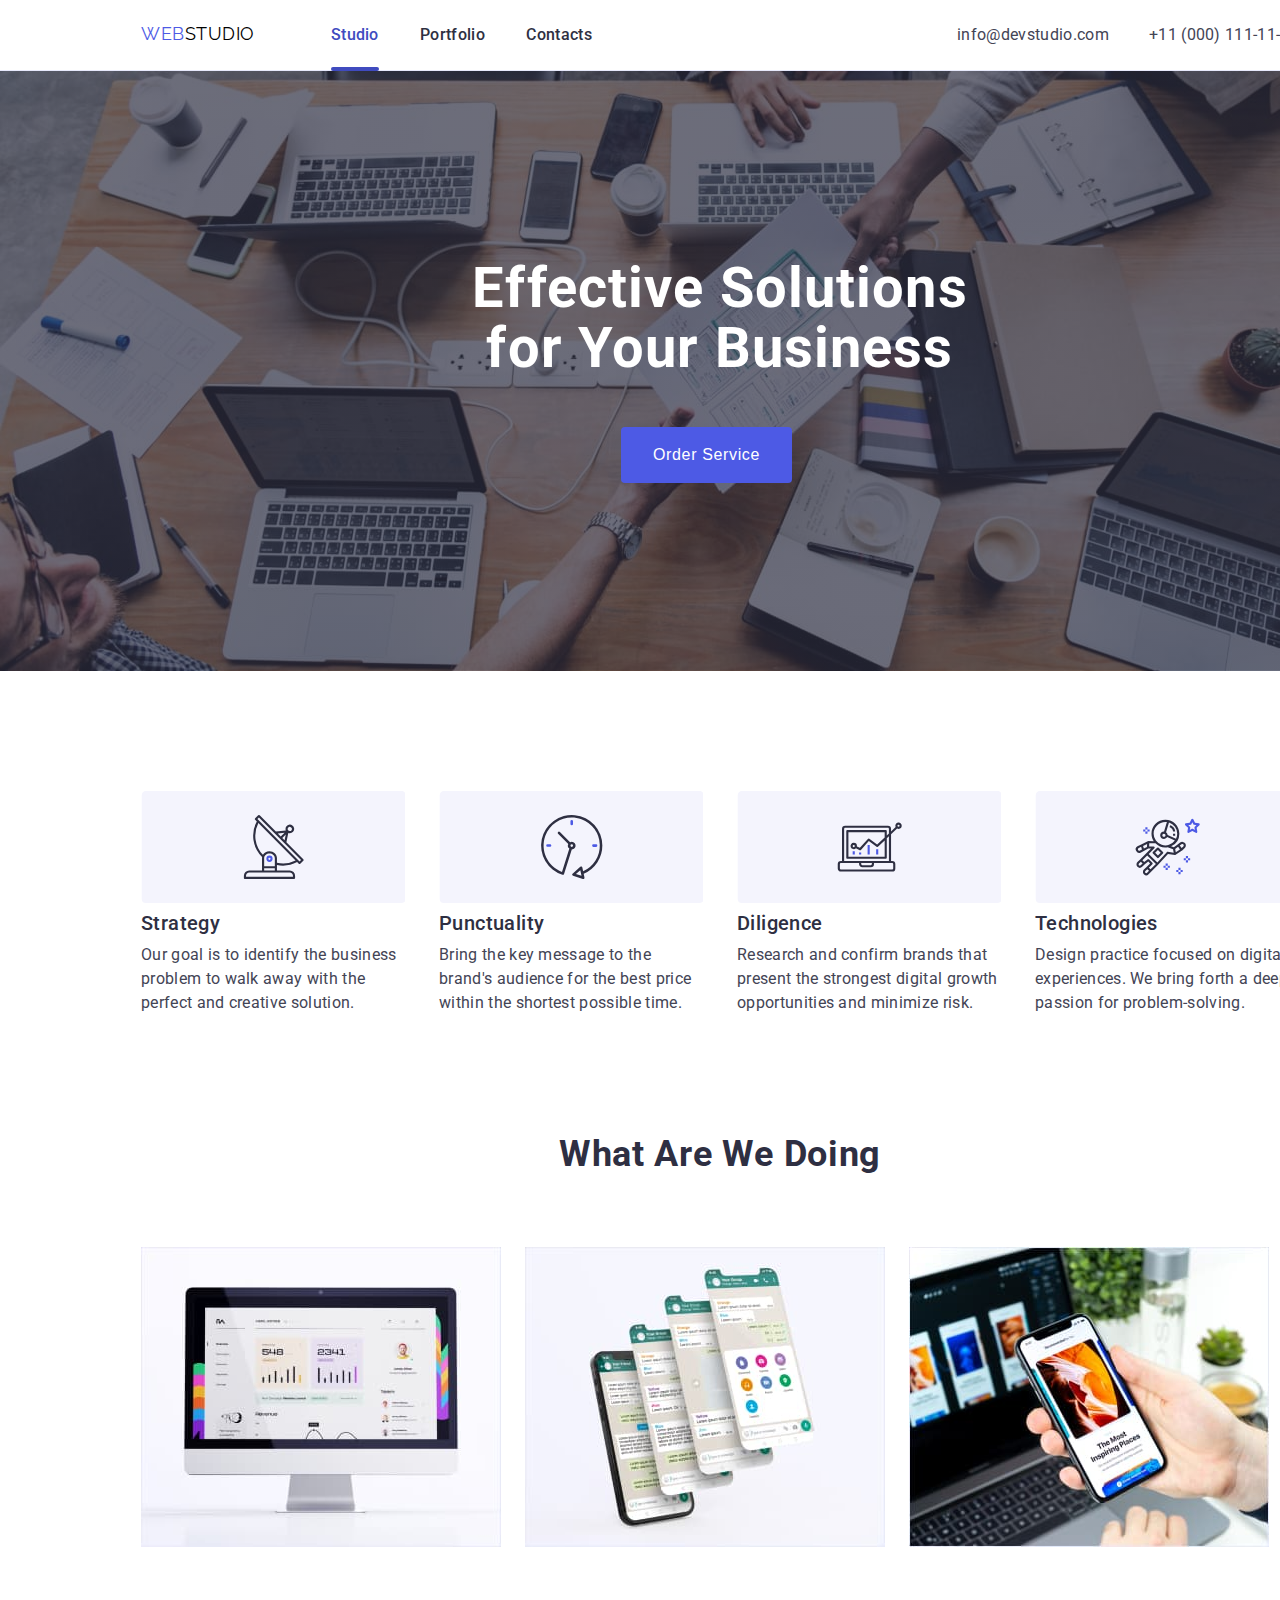
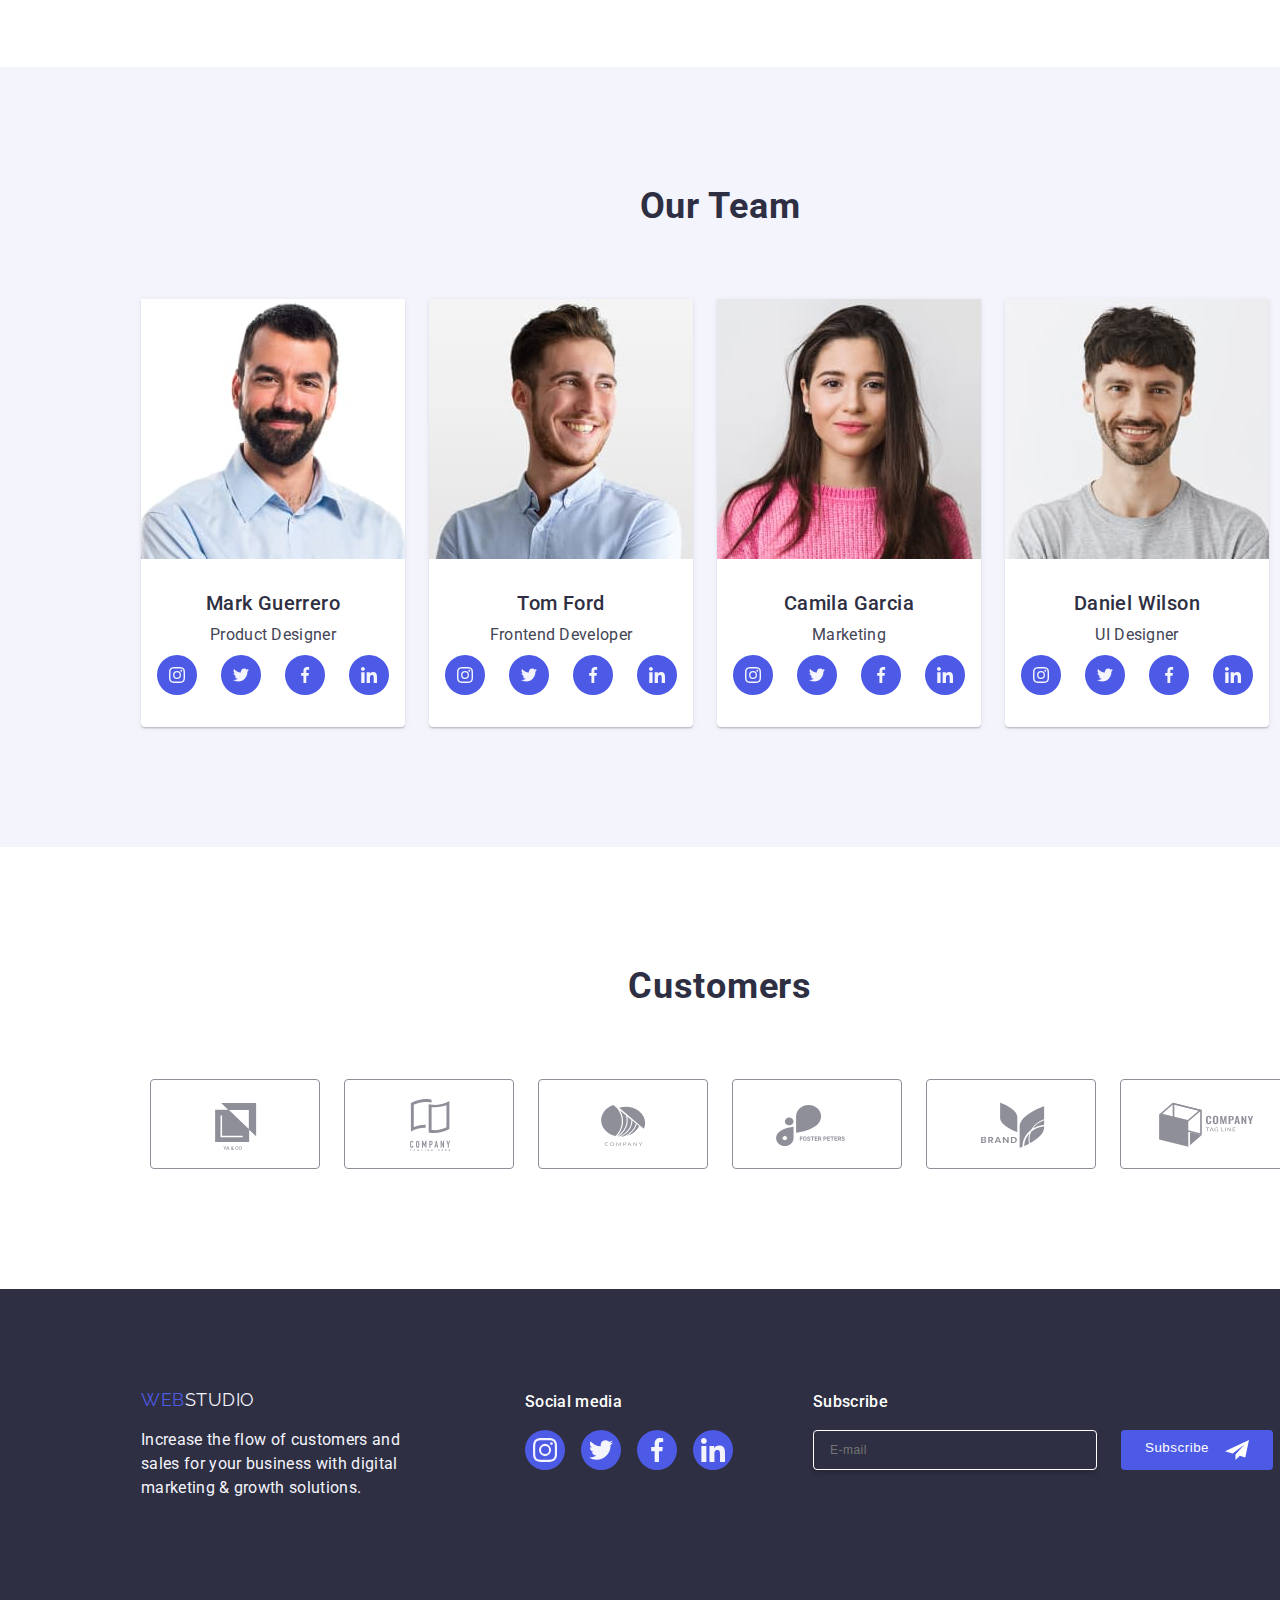
<file: index.html>
<!DOCTYPE html>
<html lang="en">
  <head>
    <meta charset="UTF-8" />
    <meta http-equiv="X-UA-Compatible" content="IE=edge" />
    <meta name="viewport" content="width=device-width, initial-scale=1.0" />
    <title>Studio</title>
    <link
      rel="stylesheet"
      href="https://cdnjs.cloudflare.com/ajax/libs/modern-normalize/2.0.0/modern-normalize.min.css"
      integrity="sha512-4xo8blKMVCiXpTaLzQSLSw3KFOVPWhm/TRtuPVc4WG6kUgjH6J03IBuG7JZPkcWMxJ5huwaBpOpnwYElP/m6wg=="
      crossorigin="anonymous"
      referrerpolicy="no-referrer"
    />
    <link rel="preconnect" href="https://fonts.googleapis.com" />
    <link rel="preconnect" href="https://fonts.gstatic.com" crossorigin />
    <link
      href="https://fonts.googleapis.com/css2?family=Raleway:wght@800&family=Roboto:wght@400;500;700;900&display=swap"
      rel="stylesheet"
    />
    <link href="css/styles.css" rel="stylesheet" />
  </head>
  <body>
    <header>
      <div class="container">
        <div class="entire-header">
          <div class="header-left">
            <a href="#0" class="logo"
              ><span class="logo-blue">Web</span>Studio</a
            >
            <nav class="main-navigation">
              <a href="index.html" id="active-page">Studio</a>
              <a href="portfolio.html">Portfolio</a>
              <a href="#0">Contacts</a>
            </nav>
          </div>
          <div class="header-right">
            <a href="mailto:info@devstudio.com" class="contact-information"
              >info@devstudio.com</a
            >
            <a href="tel:+110001111111" class="contact-information"
              >+11 (000) 111-11-11</a
            >
          </div>
        </div>
      </div>
    </header>
    <main>
      <div class="container-slogan">
        <div class="container">
          <h1 class="slogan">Effective Solutions for Your Business</h1>
          <button type="button" class="order-button" data-modal-open>
            Order Service
          </button>
        </div>
      </div>
      <section>
        <div class="container features section">
          <div class="feature">
            <svg width="264" height="112">
              <use href="./images/icons.svg#icon-icon-1"></use>
            </svg>
            <strong class="feature-title"> Strategy </strong>
            <p class="feature-description">
              Our goal is to identify the business problem to walk away with the
              perfect and creative solution.
            </p>
          </div>
          <div class="feature">
            <svg width="264" height="112">
              <use href="./images/icons.svg#icon-icon-2"></use>
            </svg>
            <strong class="feature-title"> Punctuality </strong>
            <p class="feature-description">
              Bring the key message to the brand's audience for the best price
              within the shortest possible time.
            </p>
          </div>
          <div class="feature">
            <svg width="264" height="112">
              <use href="./images/icons.svg#icon-icon-3"></use>
            </svg>
            <strong class="feature-title"> Diligence </strong>
            <p class="feature-description">
              Research and confirm brands that present the strongest digital
              growth opportunities and minimize risk.
            </p>
          </div>
          <div class="feature">
            <svg width="264" height="112">
              <use href="./images/icons.svg#icon-icon-4"></use>
            </svg>
            <strong class="feature-title"> Technologies </strong>
            <p class="feature-description">
              Design practice focused on digital experiences. We bring forth a
              deep passion for problem-solving.
            </p>
          </div>
        </div>
      </section>
      <div class="activities container">
        <h2 class="section-title">What are we doing</h2>
        <img
          src="images/img-1.jpg"
          alt="computer with data graphs"
          width="360"
          height="300"
        />
        <img
          src="images/img-2.jpg"
          alt="whatsapp mobile layout"
          width="360"
          height="300"
        />
        <img
          src="images/img-3.jpg"
          alt="person designing mobile website"
          width="360"
          height="300"
        />
      </div>
      <section class="team-members">
        <div class="container">
          <h2 class="section-title">Our Team</h2>
          <div class="team-member">
            <img
              src="images/img-4.jpg"
              alt="Mark Guerrero, Product Designer"
              width="264"
              height="260"
            />
            <p class="team-member-name">Mark Guerrero</p>
            <p class="position-name">Product Designer</p>
            <ul class="team-member-socials">
              <li>
                <a href="#0">
                  <svg width="40" height="40">
                    <use href="./images/icons.svg#icon-icon-instagram"></use>
                  </svg>
                </a>
              </li>
              <li>
                <a href="#0">
                  <svg width="40" height="40">
                    <use href="./images/icons.svg#icon-icon-twitter"></use>
                  </svg>
                </a>
              </li>
              <li>
                <a href="#0">
                  <svg width="40" height="40">
                    <use href="./images/icons.svg#icon-icon-facebook"></use>
                  </svg>
                </a>
              </li>
              <li>
                <a href="#0">
                  <svg width="40" height="40">
                    <use href="./images/icons.svg#icon-icon-linkedin"></use>
                  </svg>
                </a>
              </li>
            </ul>
          </div>
          <div class="team-member">
            <img
              src="images/img-5.jpg"
              alt="Tom Ford, Frontend Developer"
              width="264"
              height="260"
            />
            <p class="team-member-name">Tom Ford</p>
            <p class="position-name">Frontend Developer</p>
            <ul class="team-member-socials">
              <li>
                <a href="#0">
                  <svg width="40" height="40">
                    <use href="./images/icons.svg#icon-icon-instagram"></use>
                  </svg>
                </a>
              </li>
              <li>
                <a href="#0">
                  <svg width="40" height="40">
                    <use href="./images/icons.svg#icon-icon-twitter"></use>
                  </svg>
                </a>
              </li>
              <li>
                <a href="#0">
                  <svg width="40" height="40">
                    <use href="./images/icons.svg#icon-icon-facebook"></use>
                  </svg>
                </a>
              </li>
              <li>
                <a href="#0">
                  <svg width="40" height="40">
                    <use href="./images/icons.svg#icon-icon-linkedin"></use>
                  </svg>
                </a>
              </li>
            </ul>
          </div>
          <div class="team-member">
            <img
              src="images/img-6.jpg"
              alt="Camila Garcia, Marketing"
              width="264"
              height="260"
            />
            <p class="team-member-name">Camila Garcia</p>
            <p class="position-name">Marketing</p>
            <ul class="team-member-socials">
              <li>
                <a href="#0">
                  <svg width="40" height="40">
                    <use href="./images/icons.svg#icon-icon-instagram"></use>
                  </svg>
                </a>
              </li>
              <li>
                <a href="#0">
                  <svg width="40" height="40">
                    <use href="./images/icons.svg#icon-icon-twitter"></use>
                  </svg>
                </a>
              </li>
              <li>
                <a href="#0">
                  <svg width="40" height="40">
                    <use href="./images/icons.svg#icon-icon-facebook"></use>
                  </svg>
                </a>
              </li>
              <li>
                <a href="#0">
                  <svg width="40" height="40">
                    <use href="./images/icons.svg#icon-icon-linkedin"></use>
                  </svg>
                </a>
              </li>
            </ul>
          </div>
          <div class="team-member">
            <img
              src="images/img-7.jpg"
              alt="Daniel Wilson, UI Designer"
              width="264"
              height="260"
            />
            <p class="team-member-name">Daniel Wilson</p>
            <p class="position-name">UI Designer</p>
            <ul class="team-member-socials">
              <li>
                <a href="#0">
                  <svg width="40" height="40">
                    <use href="./images/icons.svg#icon-icon-instagram"></use>
                  </svg>
                </a>
              </li>
              <li>
                <a href="#0">
                  <svg width="40" height="40">
                    <use href="./images/icons.svg#icon-icon-twitter"></use>
                  </svg>
                </a>
              </li>
              <li>
                <a href="#0">
                  <svg width="40" height="40">
                    <use href="./images/icons.svg#icon-icon-facebook"></use>
                  </svg>
                </a>
              </li>
              <li>
                <a href="#0">
                  <svg width="40" height="40">
                    <use href="./images/icons.svg#icon-icon-linkedin"></use>
                  </svg>
                </a>
              </li>
            </ul>
          </div>
        </div>
      </section>
      <section>
        <div class="section container">
          <h2 class="section-title">Customers</h2>
          <ul class="customers-logos">
            <li>
              <a href="#0">
                <svg width="168" height="88">
                  <use href="./images/icons.svg#icon-icon-client-1"></use>
                </svg>
              </a>
            </li>
            <li>
              <a href="#0">
                <svg width="168" height="88">
                  <use href="./images/icons.svg#icon-icon-client-2"></use>
                </svg>
              </a>
            </li>
            <li>
              <a href="#0">
                <svg width="168" height="88">
                  <use href="./images/icons.svg#icon-icon-client-3"></use>
                </svg>
              </a>
            </li>
            <li>
              <a href="#0">
                <svg width="168" height="88">
                  <use href="./images/icons.svg#icon-icon-client-4"></use>
                </svg>
              </a>
            </li>
            <li>
              <a href="#0">
                <svg width="168" height="88">
                  <use href="./images/icons.svg#icon-icon-client-5"></use>
                </svg>
              </a>
            </li>
            <li>
              <a href="#0">
                <svg width="168" height="88">
                  <use href="./images/icons.svg#icon-icon-client-6"></use>
                </svg>
              </a>
            </li>
          </ul>
        </div>
      </section>
    </main>

    <footer>
      <div class="container">
        <div class="entire-footer">
          <div class="footer-left">
            <a href="#0" class="logo-footer"
              ><span class="logo-blue">Web</span>Studio</a
            >
            <p class="footer-slogan">
              Increase the flow of customers and sales for your business with
              digital marketing & growth solutions.
            </p>
          </div>
          <div class="footer-center">
            <p class="footer-title">Social media</p>
            <ul class="footer-socials">
              <li>
                <a href="#0">
                  <svg width="40" height="40">
                    <use
                      href="./images/icons.svg#icon-icon-instagram-big"
                    ></use>
                  </svg>
                </a>
              </li>
              <li>
                <a href="#0">
                  <svg width="40" height="40">
                    <use href="./images/icons.svg#icon-icon-twitter-big"></use>
                  </svg>
                </a>
              </li>
              <li>
                <a href="#0">
                  <svg width="40" height="40">
                    <use href="./images/icons.svg#icon-icon-facebook-big"></use>
                  </svg>
                </a>
              </li>
              <li>
                <a href="#0">
                  <svg width="40" height="40">
                    <use href="./images/icons.svg#icon-icon-linkedin-big"></use>
                  </svg>
                </a>
              </li>
            </ul>
          </div>
          <div class="footer-right">
            <p class="footer-title">Subscribe</p>
            <form name="subscribe-form" class="subscribe-form">
              <input type="email" name="email" placeholder="E-mail" required />
              <button type="submit">
                <span>Subscribe</span>
                <svg width="24" height="24">
                  <use href="./images/icons.svg#icon-button-send" />
                </svg>
              </button>
            </form>
          </div>
        </div>
      </div>
    </footer>
    <div class="backdrop is-hidden" data-modal>
      <div class="modal">
        <button class="close-button" data-modal-close>
          <svg width="24" height="24">
            <use href="./images/icons.svg#icon-close"></use>
          </svg>
        </button>

        <form name="contact-form" class="contact-form">
          <p class="contact-form-title">
            Leave your contacts and we will call you back
          </p>
          <div class="contact-form-inputs">
            <label>
              <span class="contact-form-label">Name</span>
              <div class="input-wrapper">
                <input type="text" name="name" required />
                <svg width="18px" height="18px" class="contact-form-icon">
                  <use href="./images/icons.svg#icon-person"></use>
                </svg>
              </div>
            </label>
            <label>
              <span class="contact-form-label">Phone</span>
              <div class="input-wrapper">
                <input type="number" name="phone-number" required />
                <svg width="18px" height="24px" class="contact-form-icon-phone">
                  <use href="./images/icons.svg#icon-phone"></use>
                </svg>
              </div>
            </label>
            <label>
              <span class="contact-form-label">Email</span>
              <div class="input-wrapper">
                <input type="email" name="email" required />
                <svg width="18px" height="24px" class="contact-form-icon-email">
                  <use href="./images/icons.svg#icon-email"></use>
                </svg>
              </div>
            </label>
            <label>
              <span class="contact-form-label">Comment</span>
              <textarea
                name="comment"
                rows="8"
                placeholder="Text input"
              ></textarea>
            </label>
          </div>
          <label class="contact-form-privacy">
            <input
              type="checkbox"
              name="privacy-policy"
              value="accept"
              required
            />
            <svg width="16px" height="16px" class="contact-form-checkbox-icon">
              <use href="./images/icons.svg#icon-checkbox-checked"></use>
            </svg>
            <span class="contact-form-privacy-prompt">
              I accept the terms and conditions of the
              <a href="#0">Privacy Policy</a></span
            >
          </label>
          <button type="submit">
            <span>Send</span>
          </button>
        </form>
      </div>
    </div>
    <script src="./js/modal.js"></script>
  </body>
</html>
</file>
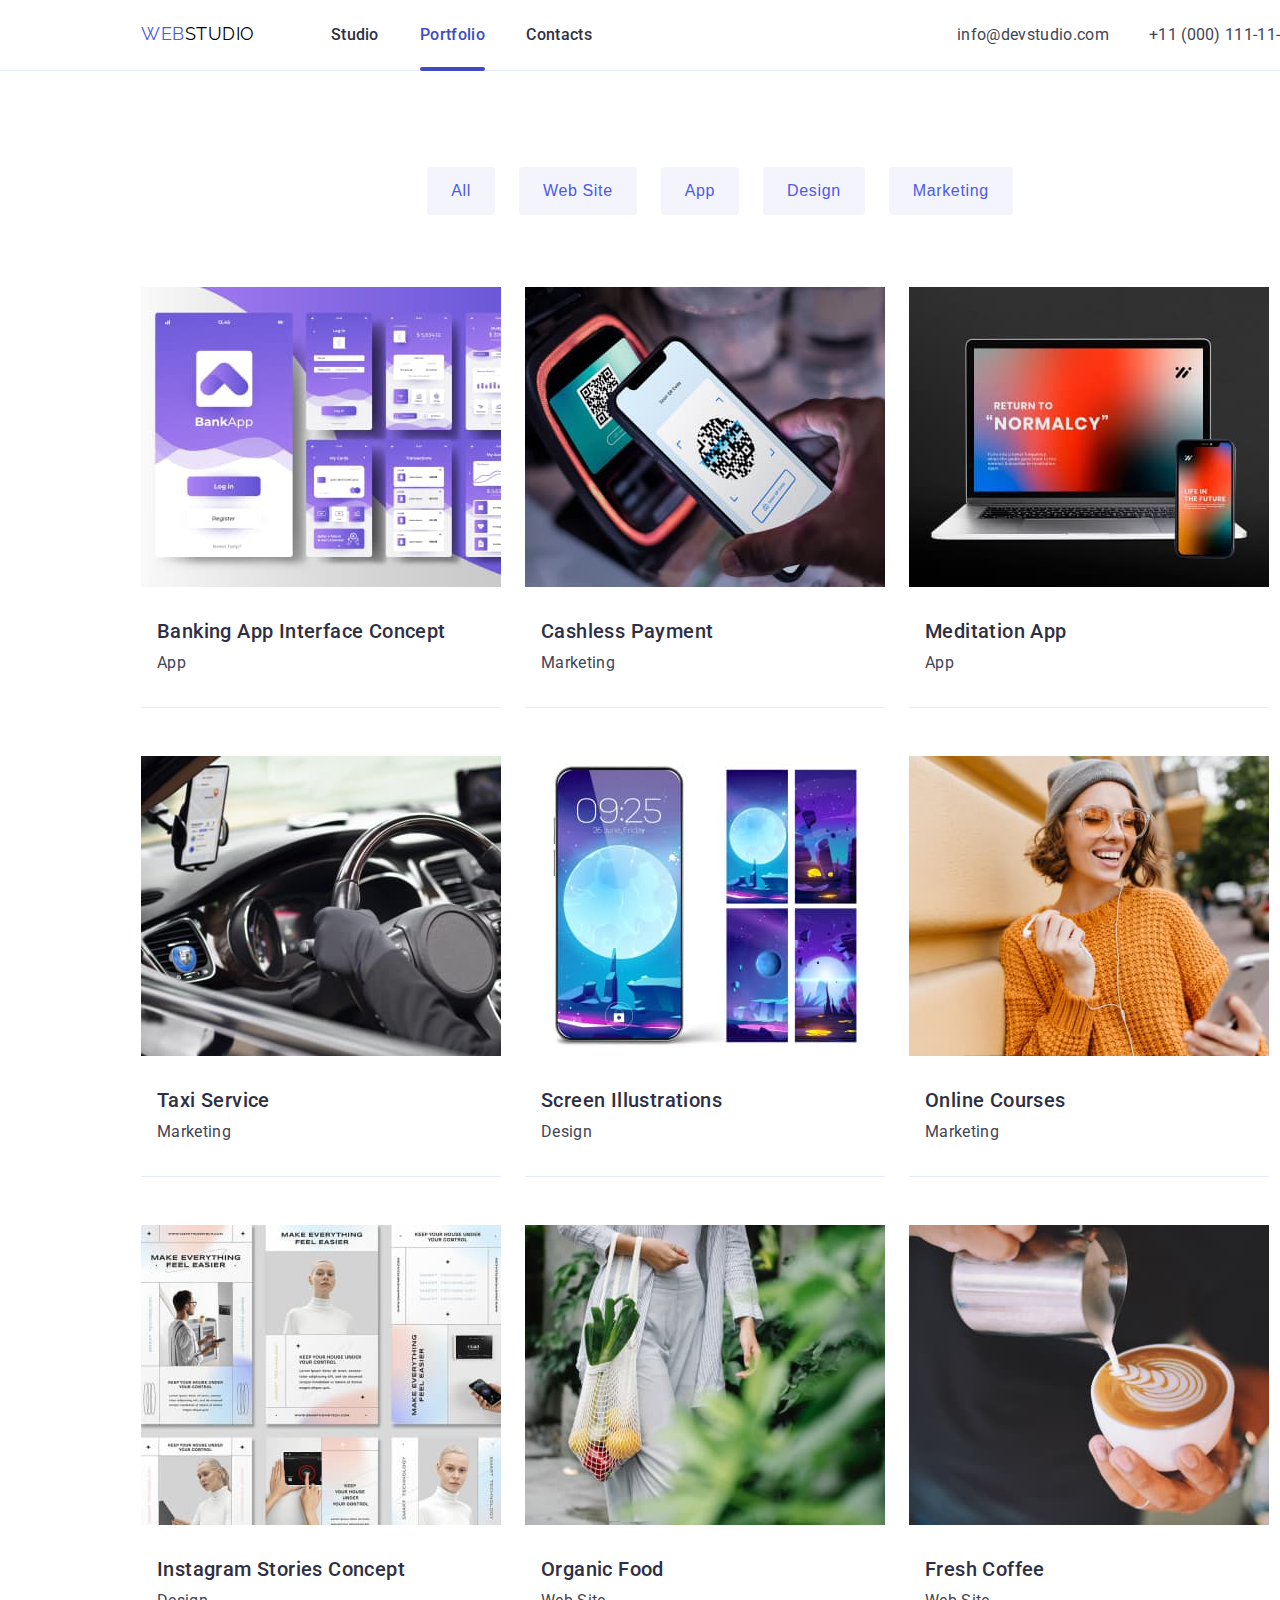
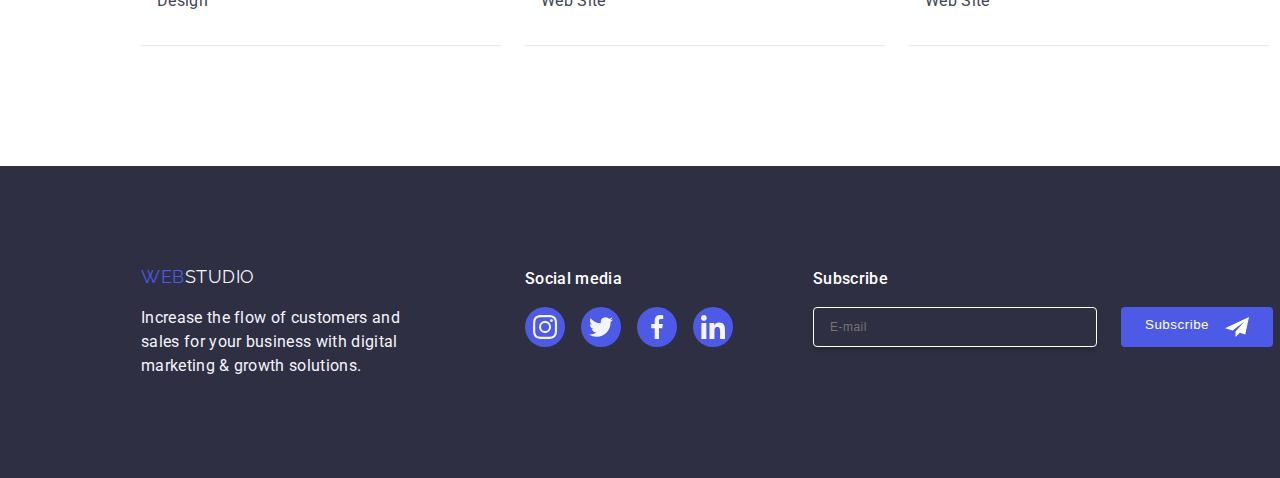
<file: portfolio.html>
<!DOCTYPE html>
<html lang="pl">
  <head>
    <meta charset="UTF-8" />
    <meta http-equiv="X-UA-Compatible" content="IE=edge" />
    <meta name="viewport" content="width=device-width, initial-scale=1.0" />
    <title>Portfolio</title>
    <link
      rel="stylesheet"
      href="https://cdnjs.cloudflare.com/ajax/libs/modern-normalize/2.0.0/modern-normalize.min.css"
      integrity="sha512-4xo8blKMVCiXpTaLzQSLSw3KFOVPWhm/TRtuPVc4WG6kUgjH6J03IBuG7JZPkcWMxJ5huwaBpOpnwYElP/m6wg=="
      crossorigin="anonymous"
      referrerpolicy="no-referrer"
    />
    <link rel="preconnect" href="https://fonts.googleapis.com" />
    <link rel="preconnect" href="https://fonts.gstatic.com" crossorigin />
    <link
      href="https://fonts.googleapis.com/css2?family=Raleway:wght@800&family=Roboto:wght@400;500;700;900&display=swap"
      rel="stylesheet"
    />
    <link href="css/styles.css" rel="stylesheet" />
  </head>
  <body>
    <header>
      <div class="container">
        <div class="entire-header">
          <div class="header-left">
            <a href="#0" class="logo"
              ><span class="logo-blue">Web</span>Studio</a
            >
            <nav class="main-navigation">
              <a href="index.html">Studio</a>
              <a href="portfolio.html" id="active-page">Portfolio</a>
              <a href="#0">Contacts</a>
            </nav>
          </div>
          <div class="header-right">
            <a href="mailto:info@devstudio.com" class="contact-information"
              >info@devstudio.com</a
            >
            <a href="tel:+110001111111" class="contact-information"
              >+11 (000) 111-11-11</a
            >
          </div>
        </div>
      </div>
    </header>
    <main>
      <div class="section-portfolio">
        <div class="container">
          <div class="filters">
            <button type="button" class="filter-button">All</button>
            <button type="button" class="filter-button">Web Site</button>
            <button type="button" class="filter-button">App</button>
            <button type="button" class="filter-button">Design</button>
            <button type="button" class="filter-button">Marketing</button>
          </div>
          <section class="projects">
            <figure>
              <div class="box">
                <img
                  src="images/portfolio-img1.jpg"
                  alt="mobile banking app"
                  width="360"
                  height="300"
                />
                <p class="overlay">
                  14 Stylish and User-Friendly App Design Concepts · Task
                  Manager App · Calorie Tracker App · Exotic Fruit Ecommerce App
                  · Cloud Storage App
                </p>
              </div>
              <figcaption class="project-title">
                Banking App Interface Concept
                <p class="project-category">App</p>
              </figcaption>
            </figure>
            <figure>
              <div class="box">
                <img
                  src="images/portfolio-img2.jpg"
                  alt="person paying with their phone"
                  width="360"
                  height="300"
                />
                <p class="overlay">
                  14 Stylish and User-Friendly App Design Concepts · Task
                  Manager App · Calorie Tracker App · Exotic Fruit Ecommerce App
                  · Cloud Storage App
                </p>
              </div>
              <figcaption class="project-title">
                Cashless Payment
                <p class="project-category">Marketing</p>
              </figcaption>
            </figure>
            <figure>
              <div class="box">
                <img
                  src="images/portfolio-img3.jpg"
                  alt="meditation app open on laptop and phone"
                  width="360"
                  height="300"
                />
                <p class="overlay">
                  14 Stylish and User-Friendly App Design Concepts · Task
                  Manager App · Calorie Tracker App · Exotic Fruit Ecommerce App
                  · Cloud Storage App
                </p>
              </div>
              <figcaption class="project-title">
                Meditation App
                <p class="project-category">App</p>
              </figcaption>
            </figure>
            <figure>
              <div class="box">
                <img
                  src="images/portfolio-img4.jpg"
                  alt="taxi driver with mobile app"
                  width="360"
                  height="300"
                />
                <p class="overlay">
                  14 Stylish and User-Friendly App Design Concepts · Task
                  Manager App · Calorie Tracker App · Exotic Fruit Ecommerce App
                  · Cloud Storage App
                </p>
              </div>
              <figcaption class="project-title">
                Taxi Service
                <p class="project-category">Marketing</p>
              </figcaption>
            </figure>
            <figure>
              <div class="box">
                <img
                  src="images/portfolio-img5.jpg"
                  alt="cosmic wallpaper designs"
                  width="360"
                  height="300"
                />
                <p class="overlay">
                  14 Stylish and User-Friendly App Design Concepts · Task
                  Manager App · Calorie Tracker App · Exotic Fruit Ecommerce App
                  · Cloud Storage App
                </p>
              </div>
              <figcaption class="project-title">
                Screen Illustrations
                <p class="project-category">Design</p>
              </figcaption>
            </figure>
            <figure>
              <div class="box">
                <img
                  src="images/portfolio-img6.jpg"
                  alt="woman learning on her phone"
                  width="360"
                  height="300"
                />
                <p class="overlay">
                  14 Stylish and User-Friendly App Design Concepts · Task
                  Manager App · Calorie Tracker App · Exotic Fruit Ecommerce App
                  · Cloud Storage App
                </p>
              </div>
              <figcaption class="project-title">
                Online Courses
                <p class="project-category">Marketing</p>
              </figcaption>
            </figure>
            <figure>
              <div class="box">
                <img
                  src="images/portfolio-img7.jpg"
                  alt="exemplary designs for instaram stories"
                  width="360"
                  height="300"
                />
                <p class="overlay">
                  14 Stylish and User-Friendly App Design Concepts · Task
                  Manager App · Calorie Tracker App · Exotic Fruit Ecommerce App
                  · Cloud Storage App
                </p>
              </div>
              <figcaption class="project-title">
                Instagram Stories Concept
                <p class="project-category">Design</p>
              </figcaption>
            </figure>
            <figure>
              <div class="box">
                <img
                  src="images/portfolio-img8.jpg"
                  alt="person carrying groceries"
                  width="360"
                  height="300"
                />
                <p class="overlay">
                  14 Stylish and User-Friendly App Design Concepts · Task
                  Manager App · Calorie Tracker App · Exotic Fruit Ecommerce App
                  · Cloud Storage App
                </p>
              </div>
              <figcaption class="project-title">
                Organic Food
                <p class="project-category">Web Site</p>
              </figcaption>
            </figure>
            <figure>
              <div class="box">
                <img
                  src="images/portfolio-img9.jpg"
                  alt="person pouring coffee"
                  width="360"
                  height="300"
                />
                <p class="overlay">
                  14 Stylish and User-Friendly App Design Concepts · Task
                  Manager App · Calorie Tracker App · Exotic Fruit Ecommerce App
                  · Cloud Storage App
                </p>
              </div>
              <figcaption class="project-title">
                Fresh Coffee
                <p class="project-category">Web Site</p>
              </figcaption>
            </figure>
          </section>
        </div>
      </div>
    </main>
    <footer>
      <div class="container">
        <div class="entire-footer">
          <div class="footer-left">
            <a href="#0" class="logo-footer"
              ><span class="logo-blue">Web</span>Studio</a
            >
            <p class="footer-slogan">
              Increase the flow of customers and sales for your business with
              digital marketing & growth solutions.
            </p>
          </div>
          <div class="footer-center">
            <p class="footer-title">Social media</p>
            <ul class="footer-socials">
              <li>
                <a href="#0">
                  <svg width="40" height="40">
                    <use
                      href="./images/icons.svg#icon-icon-instagram-big"
                    ></use>
                  </svg>
                </a>
              </li>
              <li>
                <a href="#0">
                  <svg width="40" height="40">
                    <use href="./images/icons.svg#icon-icon-twitter-big"></use>
                  </svg>
                </a>
              </li>
              <li>
                <a href="#0">
                  <svg width="40" height="40">
                    <use href="./images/icons.svg#icon-icon-facebook-big"></use>
                  </svg>
                </a>
              </li>
              <li>
                <a href="#0">
                  <svg width="40" height="40">
                    <use href="./images/icons.svg#icon-icon-linkedin-big"></use>
                  </svg>
                </a>
              </li>
            </ul>
          </div>
          <div class="footer-right">
            <p class="footer-title">Subscribe</p>
            <form name="subscribe-form" class="subscribe-form">
              <input type="email" name="email" placeholder="E-mail" required />
              <button type="submit">
                <span>Subscribe</span>
                <svg width="24" height="24">
                  <use href="./images/icons.svg#icon-button-send" />
                </svg>
              </button>
            </form>
          </div>
        </div>
      </div>
    </footer>
  </body>
</html>
</file>
<file: css/styles.css>
:root {
  --iris: #4d5ae5;
  --ocean: #404bbf;
  --navyblue: #2e2f42;
  --slate: #434455;
  --white: #ffffff;
  --cloud: #f4f4fd;
  --white-faded: rgba(255, 255, 255, 0.6);
  --cornflower: #e7e9fc;
  --green: #31d0aa;
  --dairy: #fcfcfc;
}
header {
  border-bottom: 1px solid var(--cornflower);
}
body {
  font-family: "Roboto", sans-serif;
  color: var(--navyblue);
  width: 1440px;
  margin: auto;
}
.container {
  width: 1158px;
  margin: 0 auto;
  padding-inline: 15px;
}
.section {
  padding-block: 120px;
}
.entire-header {
  display: flex;
  justify-content: space-between;
}
.header-left {
  display: flex;
  align-items: center;
  gap: 76px;
}
.header-right {
  display: flex;
  align-items: center;
  gap: 40px;
}
.logo {
  font-family: "Raleway", sans-serif;
  color: black;
  text-decoration: none;
  font-size: 18px;
  line-height: 116.667%;
  display: inline-block;
  margin-top: 24px;
  margin-bottom: 25px;
  letter-spacing: 0.03em;
  text-transform: uppercase;
}
.logo-blue {
  color: var(--iris);
}
.main-navigation {
  font-weight: 500;
  display: inline-flex;
  width: 261px;
  justify-content: space-between;
  letter-spacing: 0.02em;
  line-height: 150%;
}
.main-navigation a {
  text-decoration: none;
  color: var(--navyblue);
  transition: color 250ms cubic-bezier(0.4, 0, 0.2, 1);
}

.main-navigation a:visited {
  color: var(--navyblue);
}

.main-navigation a:hover,
.main-navigation a:focus {
  color: var(--iris);
}
#active-page {
  position: relative;
  color: var(--ocean);
}
#active-page::after {
  content: "";
  width: 100%;
  height: 4px;
  border-radius: 2px;
  background: var(--ocean);
  position: absolute;
  top: 44px;
  left: 0;
}

.contact-information {
  font-weight: 400;
  text-decoration: none;
  color: var(--slate);
  letter-spacing: 0.02em;
  line-height: 150%;
  transition: color 250ms cubic-bezier(0.4, 0, 0.2, 1);
}
.contact-information:last-child {
  margin-right: 0px;
}

.contact-information:hover,
.contact-information:focus {
  color: var(--iris);
}
.container-slogan {
  background-color: lightgray;
  background-image: linear-gradient(
      0,
      rgba(46, 47, 66, 0.7),
      rgba(46, 47, 66, 0.7)
    ),
    url(../images/background-img-1.jpg);
  background-repeat: no-repeat;
  background-position: center;
  padding-block: 188px;
}
.slogan {
  color: var(--white);
  font-weight: 700;
  font-size: 56px;
  line-height: 107.143%;
  padding-inline: 316px;
  margin-top: 0px;
  margin-bottom: 48px;
  text-align: center;
  letter-spacing: 0.02em;
}
.order-button {
  background: var(--iris);
  color: var(--white);
  font-weight: 500;
  font-size: 16px;
  line-height: 150%;
  cursor: pointer;
  border-width: 0px;
  border-radius: 4px;
  padding: 16px 32px;
  margin-left: 480px;
  letter-spacing: 0.04em;
  transition: background-color 250ms cubic-bezier(0.4, 0, 0.2, 1),
    color 250ms cubic-bezier(0.4, 0, 0.2, 1);
}

.order-button:hover {
  color: var(--iris);
  background-color: var(--cloud);
}

.features {
  display: flex;
  justify-content: space-between;
}

.feature {
  display: flex;
  flex-direction: column;
  gap: 8px;
}

.feature-title {
  font-size: 20px;
  letter-spacing: 0.02em;
  line-height: 120%;
  font-weight: 500;
}
.feature-description {
  line-height: 150%;
  color: var(--slate);
  letter-spacing: 0.02em;
  width: 264px;
  margin-block: 0px;
}

.section-title {
  font-size: 36px;
  text-align: center;
  line-height: 111.111%;
  margin-top: 0px;
  margin-bottom: 72px;
  letter-spacing: 0.02em;
  text-transform: capitalize;
}
.activities {
  padding-bottom: 120px;
  font-size: 0px;
}
.activities img {
  display: inline-block;
  margin-right: 24px;
}
.activities img:last-of-type {
  margin-right: 0px;
}

.team-members {
  background-color: var(--cloud);
  padding-block: 120px;
  font-size: 0px;
}
.team-member {
  display: inline-block;
  background-color: var(--white);
  margin-right: 24px;
  box-shadow: 0px 2px 1px 0px rgba(46, 47, 66, 0.08),
    0px 1px 1px 0px rgba(46, 47, 66, 0.16),
    0px 1px 6px 0px rgba(46, 47, 66, 0.08);
  border-radius: 0px 0px 4px 4px;
}
.team-member:last-of-type {
  margin-right: 0px;
}
.team-member-name {
  font-weight: 500;
  font-size: 20px;
  line-height: 120%;
  letter-spacing: 0.02em;
  margin-top: 32px;
  margin-bottom: 8px;
  text-align: center;
}
.position-name {
  font-size: 16px;
  line-height: 150%;
  letter-spacing: 0.02em;
  color: var(--slate);
  margin-block: 8px;
  text-align: center;
}

.team-member-socials {
  display: flex;
  gap: 24px;
  padding-inline: 16px;
  padding-bottom: 32px;
}

.customers-logos {
  display: flex;
  justify-content: center;
  gap: 24px;
  list-style-type: none;
  padding-inline: 0px;
  margin-block: 0px;
}

footer {
  background-color: var(--navyblue);
  padding-bottom: 100px;
  padding-top: 101.5px;
}
.entire-footer {
  display: flex;
  align-items: flex-start;
}
.footer-left {
  width: 264px;
  display: inline-block;
  margin-left: 0px;
  margin-right: 120px;
}
.footer-center {
  width: 208px;
  display: inline-block;
  margin-right: 80px;
}

.logo-footer {
  font-family: "Raleway", sans-serif;
  color: var(--cloud);
  text-decoration: none;
  font-size: 18px;
  line-height: 116.667%;
  display: inline-block;
  margin-bottom: 17.5px;
  letter-spacing: 0.03em;
  text-transform: uppercase;
}

.footer-slogan {
  color: var(--cloud);
  line-height: 150%;
  margin-block: 0px;
  letter-spacing: 0.02em;
}
.footer-title {
  color: var(--white);
  line-height: 150%;
  margin-top: 0px;
  margin-bottom: 16px;
  letter-spacing: 0.02em;
  font-weight: 500;
}
.footer-socials {
  display: flex;
  gap: 16px;
  padding-inline: 0px;
  margin-block: 0px;
}

.section-portfolio {
  padding-bottom: 120px;
  padding-top: 96px;
}

.filters {
  display: flex;
  justify-content: center;
  gap: 24px;
  margin-bottom: 72px;
}
.filter-button {
  color: var(--iris);
  font-weight: 500;
  font-size: 16px;
  line-height: 150%;
  background: var(--cloud);
  cursor: pointer;
  border-width: 0px;
  border-radius: 4px;
  padding: 12px 24px;
  letter-spacing: 0.04em;
  transition: background-color 250ms cubic-bezier(0.4, 0, 0.2, 1),
    color 250ms cubic-bezier(0.4, 0, 0.2, 1),
    box-shadow 250ms cubic-bezier(0.4, 0, 0.2, 1);
}
.filter-button:hover,
.filter-button:focus {
  background: var(--ocean);
  color: var(--white);
  box-shadow: 0px 2px 2px 0px rgba(0, 0, 0, 0.12),
    0px 2px 1px 0px rgba(0, 0, 0, 0.08), 0px 3px 1px 0px rgba(0, 0, 0, 0.1);
}
.projects {
  display: flex;
  flex-wrap: wrap;
  gap: 24px;
  row-gap: 48px;
}

.projects figure {
  margin: 0;
  border-bottom: 1px solid var(--cornflower);
  transition: box-shadow 250ms cubic-bezier(0.4, 0, 0.2, 1);
}

.projects figure:hover {
  box-shadow: 0px 2px 1px 0px rgba(46, 47, 66, 0.08),
    0px 1px 1px 0px rgba(46, 47, 66, 0.16),
    0px 1px 6px 0px rgba(46, 47, 66, 0.08);
  cursor: pointer;
}

figure img {
  display: block;
}
.box {
  position: relative;
  overflow: hidden;
}
.overlay {
  position: absolute;
  top: 0;
  left: 0;
  background-color: var(--iris);
  width: 100%;
  height: 300px;
  margin-block: 0;
  line-height: 150%;
  letter-spacing: 0.02em;
  color: var(--cloud);
  padding-top: 32px;
  padding-inline: 32px;
  transform: translateY(100%);
  transition: transform 250ms cubic-bezier(0.4, 0, 0.2, 1);
}
.projects figure:hover .overlay {
  transform: translateY(0);
}
.project-title {
  font-weight: 500;
  font-size: 20px;
  line-height: 120%;
  padding-left: 16px;
  padding-right: 16px;
  padding-top: 32px;
  padding-bottom: 32px;
  letter-spacing: 0.02em;
}
.project-category {
  color: var(--slate);
  font-weight: 400;
  font-size: 16px;
  line-height: 150%;
  margin-top: 8px;
  margin-bottom: 0px;
  letter-spacing: 0.02em;
}
.footer-socials li {
  font-size: 0px;
}
.footer-socials li:hover,
.footer-socials li:focus {
  --color1: var(--green);
}

.team-member-socials li:hover,
.team-member-socials li:focus {
  --color1: var(--ocean);
}
.customers-logos li {
  font-size: 0px;
}
.customers-logos li:hover,
.customers-logos li:focus {
  --color4: var(--ocean);
}
.customers-logos svg {
  border-radius: 4px;
  border: 1px solid var(--color4, #8e8f99);
}

.is-hidden {
  pointer-events: none;
  visibility: none;
  opacity: 0;
}
.modal {
  margin: auto;
  width: 408px;
  height: 584px;
  border-radius: 4px;
  background-color: var(--dairy);
  box-shadow: 0px 2px 1px 0px rgba(0, 0, 0, 0.2),
    0px 1px 3px 0px rgba(0, 0, 0, 0.12), 0px 1px 1px 0px rgba(0, 0, 0, 0.14);
  cursor: initial;
  position: relative;
  padding-inline: 24px;
  padding-top: 72px;
  padding-bottom: 24px;
  box-sizing: border-box;
}
.backdrop {
  background-color: hsla(0, 0%, 0%, 0.5);
  position: fixed;
  display: flex;
  left: 0;
  top: 0;
  right: 0;
  bottom: 0;
  cursor: not-allowed;
  transition: opacity 500ms;
}
.close-button {
  border: none;
  padding: 0;
  font-size: 0;
  background-color: var(--dairy);
  --color5: rgba(0, 0, 0, 0.1);
  position: absolute;
  cursor: pointer;
  top: 24px;
  right: 24px;
}

.subscribe-form {
  display: flex;
  gap: 24px;
  align-items: flex-start;
}
.subscribe-form input {
  width: 264px;
  padding-block: 7px;
  padding-left: 16px;
  border-radius: 4px;
  border: 1px solid var(--white);
  box-shadow: 0px 4px 4px 0px rgba(0, 0, 0, 0.15);
  color: white;
  background-color: var(--navyblue);
  font-size: 12px;
  line-height: 200%;
  letter-spacing: 0.04em;
  transition: border-color 250ms cubic-bezier(0.4, 0, 0.2, 1);
}
.subscribe-form input:focus {
  border-color: var(--iris);
  outline: none;
}

.subscribe-form button {
  padding: 8px 24px;
  display: flex;
  gap: 16px;
  cursor: pointer;
  background-color: var(--iris);
  border-radius: 4px;
  border-width: 0;
}

.subscribe-form button span {
  font-weight: 500;
  line-height: 150%;
  letter-spacing: 0.04em;
  color: var(--white);
}

.contact-form-title {
  font-weight: 500;
  line-height: 150%;
  letter-spacing: 0.02em;
  margin-top: 0;
  text-align: center;
}

.contact-form-inputs {
  display: flex;
  flex-direction: column;
  gap: 8px;
  margin-bottom: 16px;
}
.contact-form-label {
  display: block;
  margin-bottom: 4px;
  color: var(--lightslate, #8e8f99);
  font-size: 12px;
  font-weight: 400;
  line-height: 116.667%;
  letter-spacing: 0.04em;
}
.contact-form-inputs input,
.contact-form-inputs textarea {
  display: block;
  width: 100%;
  color: var(--navyblue);
  font-size: 12px;
  line-height: 116.667%;
  letter-spacing: 0.04em;
  border-radius: 4px;
  border: 1px solid var(--navyblue-modal, rgba(46, 47, 66, 0.4));
  transition: border-color 250ms cubic-bezier(0.4, 0, 0.2, 1);
}
.contact-form-inputs input {
  padding-left: 38px;
  height: 40px;
  box-sizing: border-box;
}
.contact-form-inputs textarea {
  padding-top: 8px;
  padding-left: 16px;
  box-sizing: border-box;
  resize: none;
  padding-bottom: 5px;
}
.input-wrapper input:focus,
.contact-form textarea:focus {
  border-color: var(--iris);
  outline: none;
}
.input-wrapper:focus-within svg {
  --color1: var(--iris);
  --color3: var(--iris);
  fill: var(--iris);
}
.input-wrapper {
  position: relative;
}

.contact-form-icon {
  position: absolute;
  top: 11px;
  left: 16px;
  --color1: var(--navyblue);
}
.contact-form-icon-phone,
.contact-form-icon-email {
  position: absolute;
  top: 8px;
  left: 16px;
}

.contact-form-privacy {
  display: block;
  margin-bottom: 24px;
  color: var(--lightslate, #8e8f99);
  font-size: 12px;
  line-height: 116.667%;
  letter-spacing: 0.04em;
}
.contact-form-privacy a {
  color: var(--iris);
  font-size: 12px;
  line-height: 133%;
  letter-spacing: 0.04em;
}
input[name="privacy-policy"] {
  -moz-appearance: none;
  -webkit-appearance: none;
  appearance: none;
  width: 16px;
  height: 16px;
  margin: 0;
}
input[name="privacy-policy"]:checked {
  --color8: var(--ocean);
}
.contact-form-checkbox-icon {
  --color8: var(--dairy);
  box-sizing: border-box;
  border-radius: 2px;
  border: 1px solid var(--navyblue-modal, rgba(46, 47, 66, 0.4));
  translate: -20px;
}
input[name="privacy-policy"]:checked + .contact-form-checkbox-icon {
  --color8: var(--ocean);
  border: none;
}
.contact-form-privacy-prompt {
  translate: -15px -3px;
  display: inline-block;
}
.contact-form button {
  margin-inline: auto;
  display: block;
  padding: 16px 32px;
  cursor: pointer;
  background-color: var(--iris);
  box-shadow: 0px 4px 4px 0px rgba(0, 0, 0, 0.15);
  border-radius: 4px;
  border-width: 0;
}

.contact-form button span {
  font-weight: 500;
  line-height: 150%;
  letter-spacing: 0.04em;
  color: var(--white);
  display: block;
  text-align: center;
  width: 105px;
}
</file>
